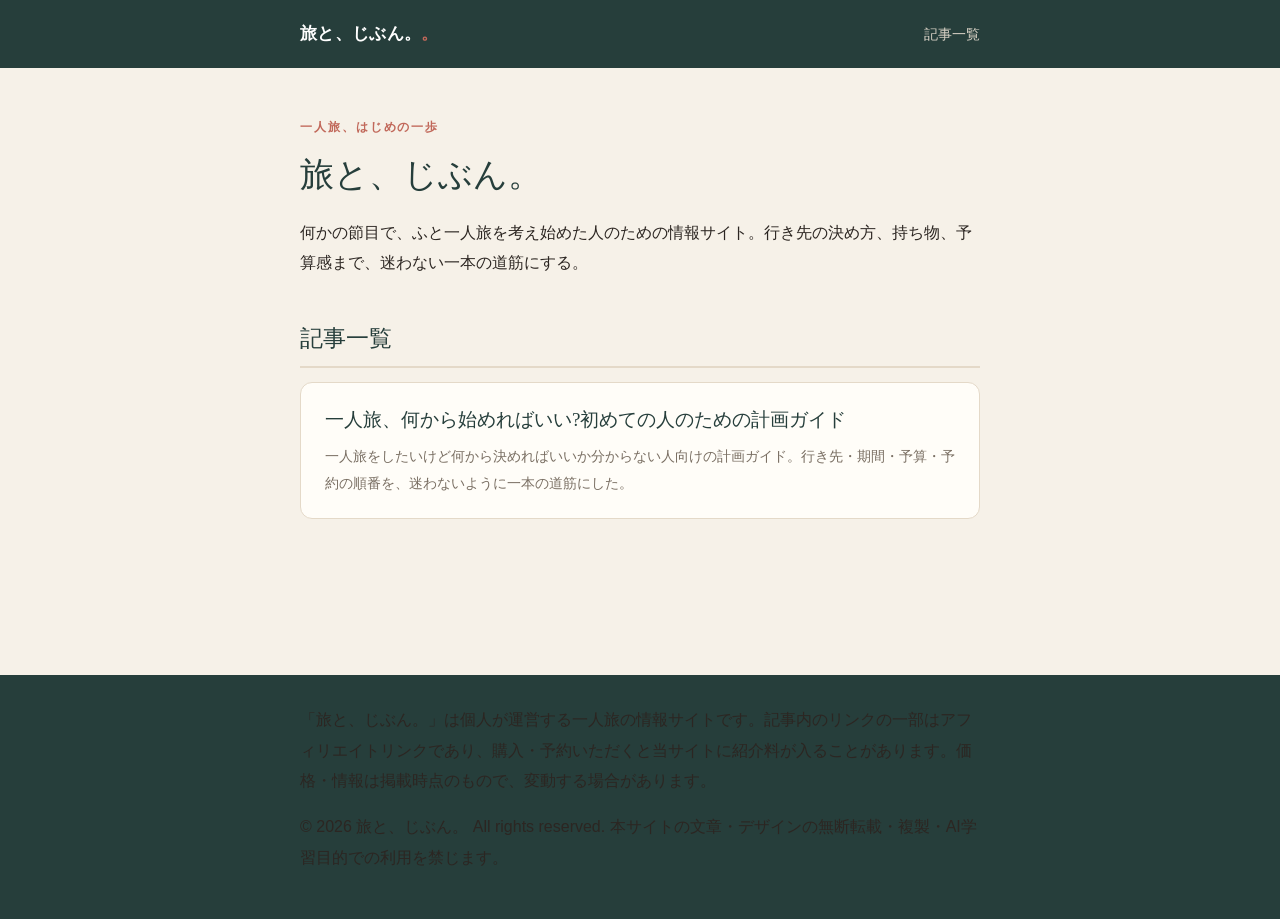
<file: site/index.html>
<!doctype html>
<html lang="ja">
<head>
<meta charset="utf-8">
<meta name="viewport" content="width=device-width,initial-scale=1">
<title>旅と、じぶん。—一人旅を考えているあなたへ</title>
<meta name="description" content="失恋・転職・行き詰まり—節目に一人旅を考え始めた人のための、内省的な一人旅ガイド。行き先の決め方から持ち物まで。">
<link rel="stylesheet" href="style.css">
</head>
<body>
<header class="site"><div class="wrap"><a class="brand" href="index.html">旅と、じぶん。<span>。</span></a><nav><a href="index.html">記事一覧</a></nav></div></header>
<main><div class="wrap">
<p class="eyebrow">一人旅、はじめの一歩</p>
<h1>旅と、じぶん。</h1>
<p>何かの節目で、ふと一人旅を考え始めた人のための情報サイト。行き先の決め方、持ち物、予算感まで、迷わない一本の道筋にする。</p>

<h2>記事一覧</h2>
<!-- ARTICLE_LIST_START -->
<a class="article-card" href="articles/hajimete-no-hitoritabi.html">
<h2>一人旅、何から始めればいい?初めての人のための計画ガイド</h2>
<p>一人旅をしたいけど何から決めればいいか分からない人向けの計画ガイド。行き先・期間・予算・予約の順番を、迷わないように一本の道筋にした。</p>
</a>
<!-- ARTICLE_LIST_END -->

</div></main>
<footer class="site"><div class="wrap">
<p>「旅と、じぶん。」は個人が運営する一人旅の情報サイトです。記事内のリンクの一部はアフィリエイトリンクであり、購入・予約いただくと当サイトに紹介料が入ることがあります。価格・情報は掲載時点のもので、変動する場合があります。</p>
<p>© 2026 旅と、じぶん。 All rights reserved. 本サイトの文章・デザインの無断転載・複製・AI学習目的での利用を禁じます。</p>
</div></footer>
</body>
</html>
</file>
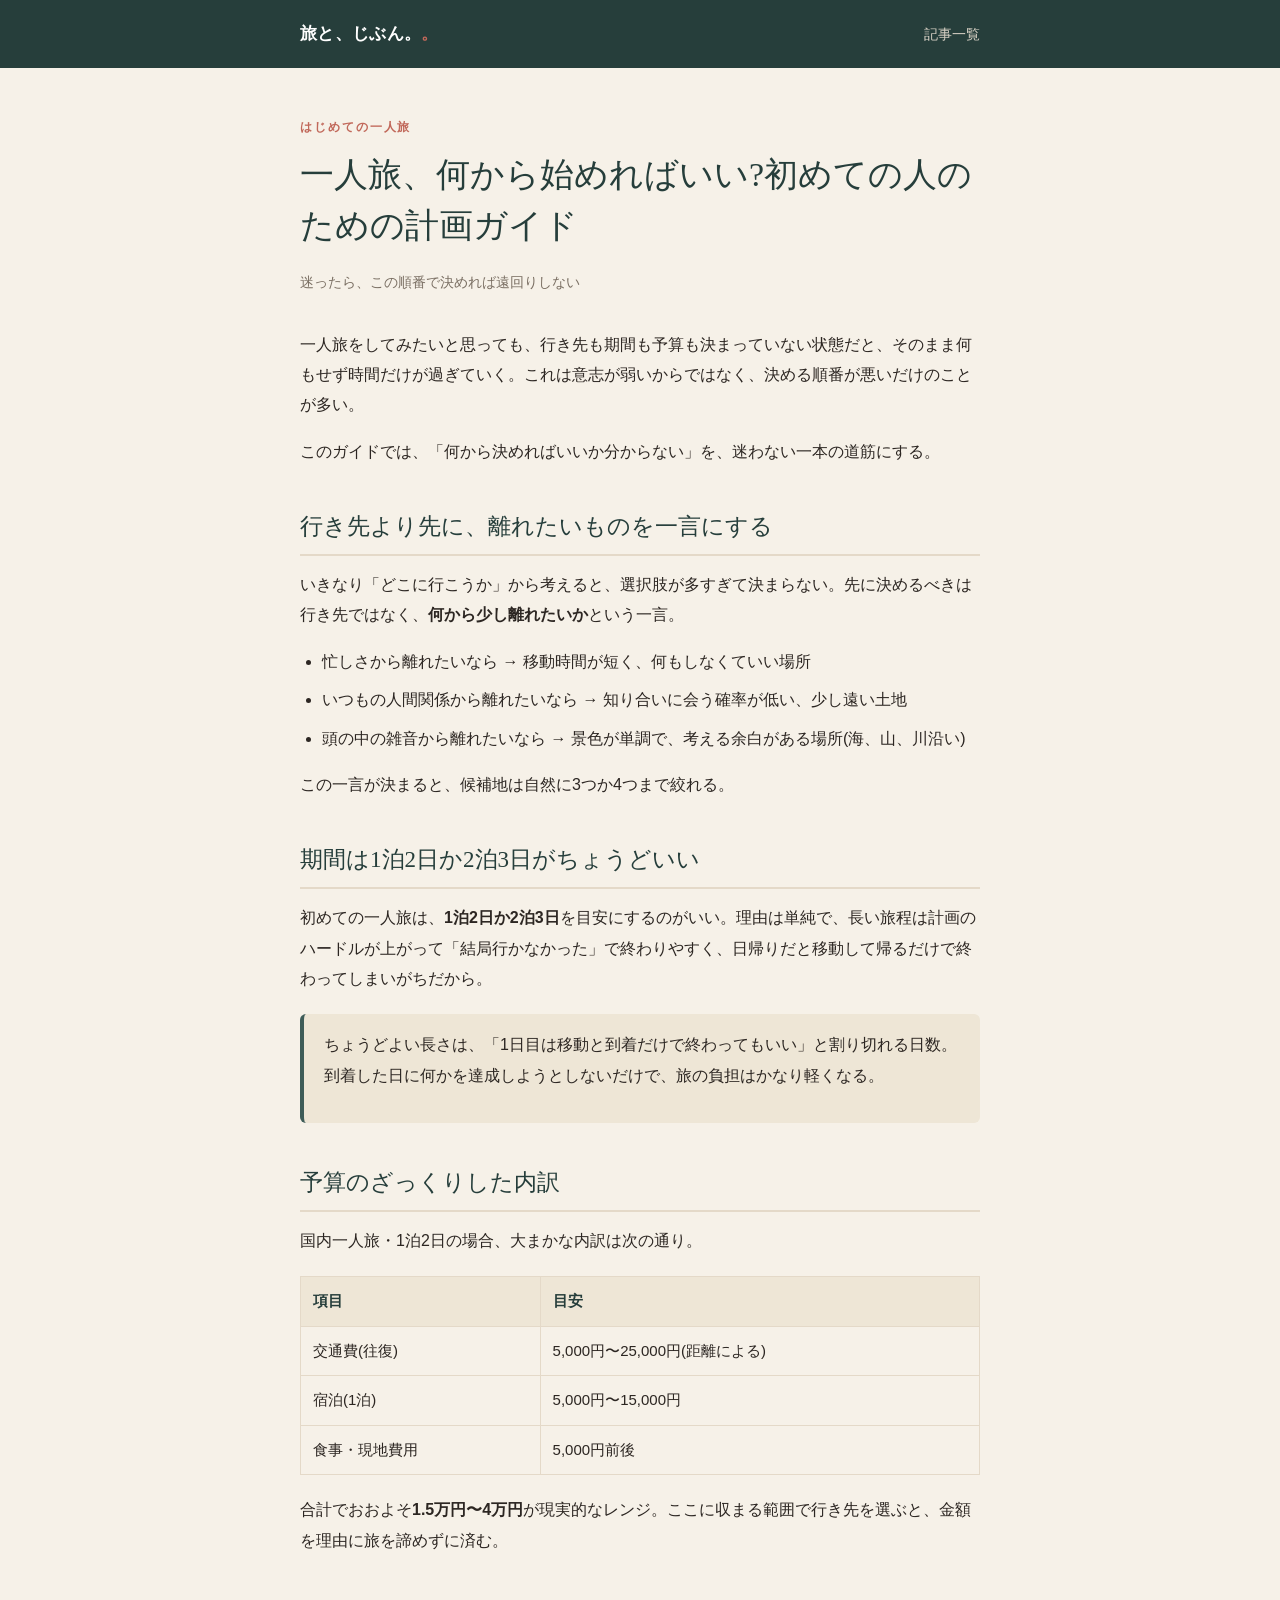
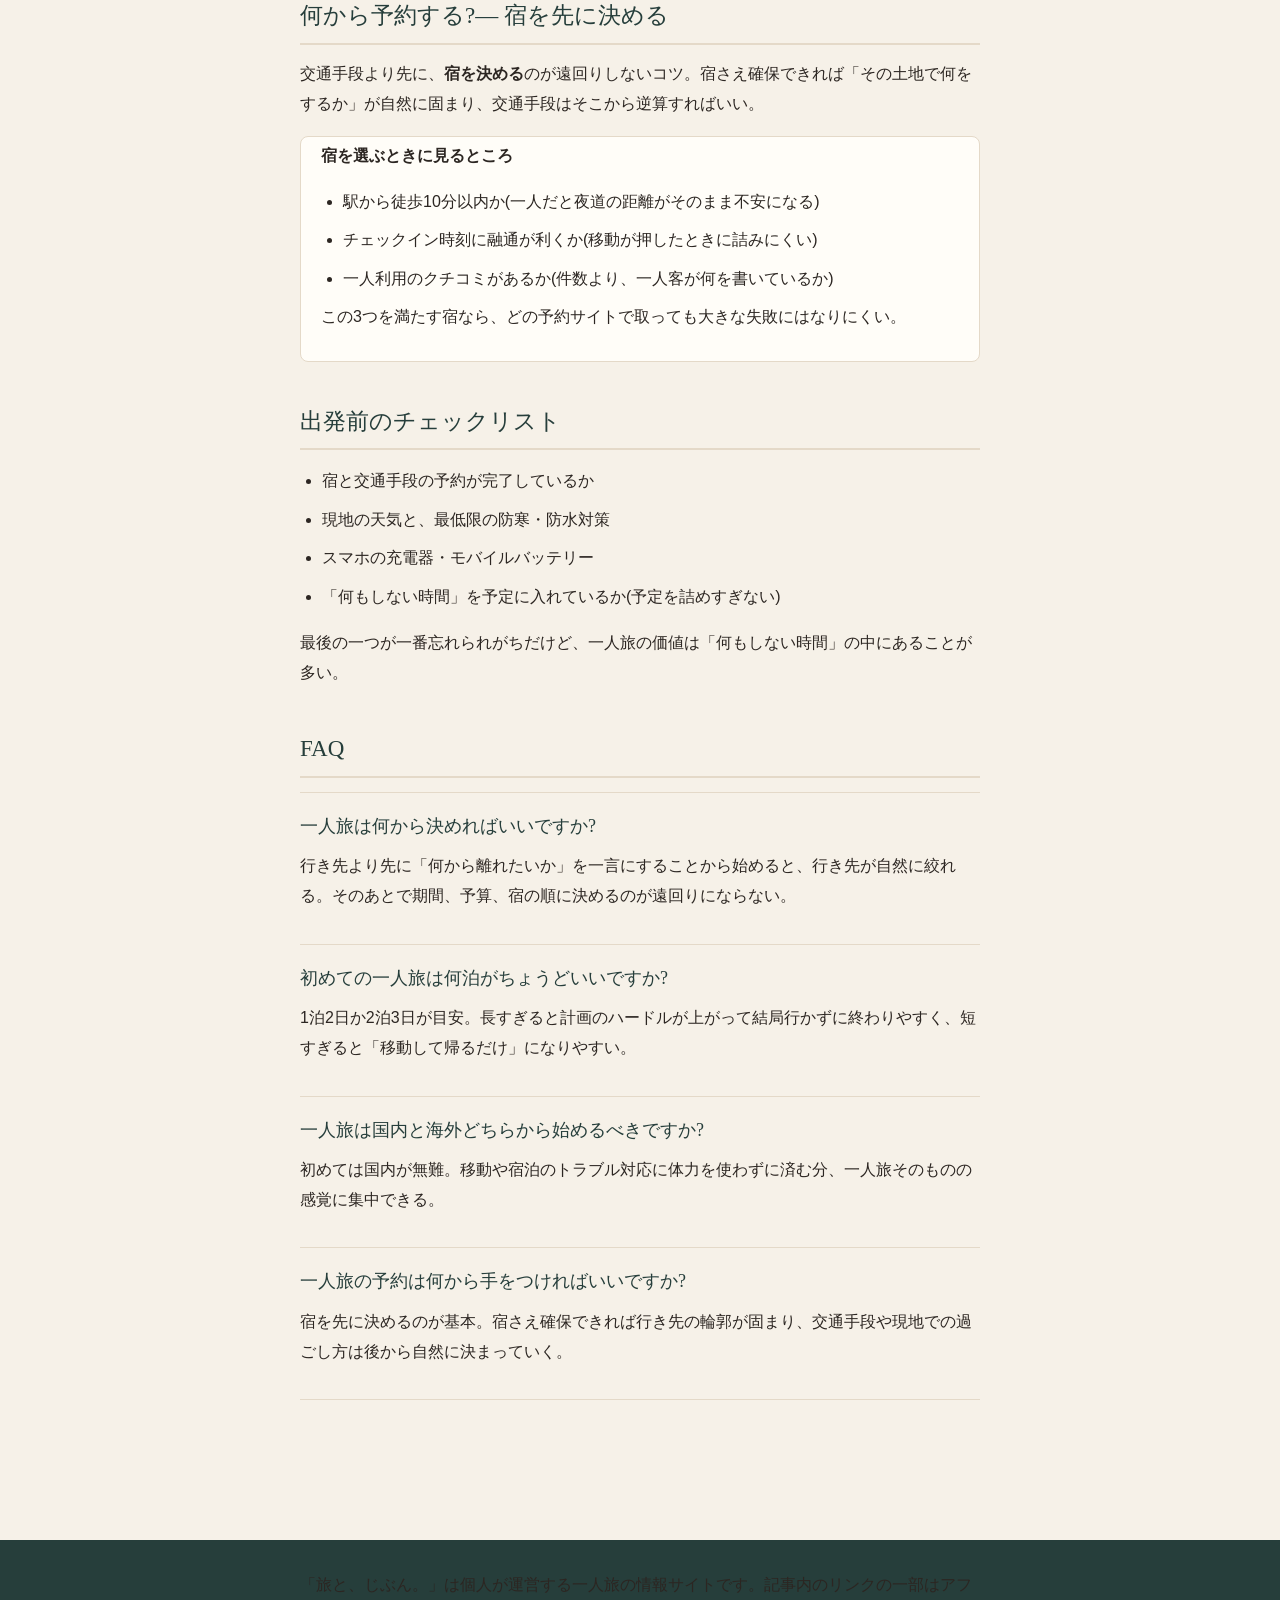
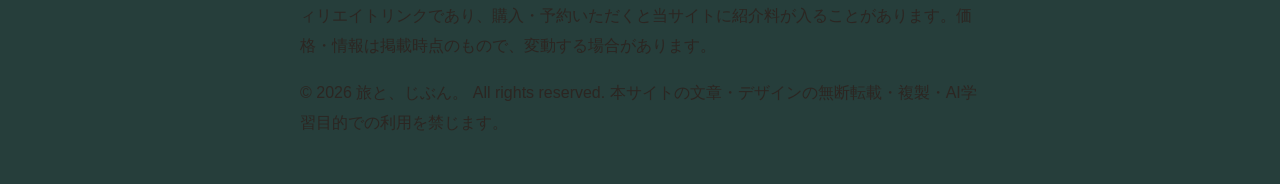
<file: site/articles/hajimete-no-hitoritabi.html>
<!doctype html>
<html lang="ja">
<head>
<meta charset="utf-8">
<meta name="viewport" content="width=device-width,initial-scale=1">
<title>一人旅、何から始めればいい?初めての人のための計画ガイド</title>
<meta name="description" content="一人旅をしたいけど何から決めればいいか分からない人向けの計画ガイド。行き先・期間・予算・予約の順番を、迷わないように一本の道筋にした。">
<link rel="stylesheet" href="../style.css">
<script type="application/ld+json">
{
  "@context": "https://schema.org",
  "@type": "FAQPage",
  "mainEntity": [
    {"@type": "Question", "name": "一人旅は何から決めればいいですか?", "acceptedAnswer": {"@type": "Answer", "text": "行き先より先に「何から離れたいか」を一言にすることから始めると、行き先が自然に絞れる。そのあとで期間、予算、宿の順に決めるのが遠回りにならない。"}},
    {"@type": "Question", "name": "初めての一人旅は何泊がちょうどいいですか?", "acceptedAnswer": {"@type": "Answer", "text": "1泊2日か2泊3日が目安。長すぎると計画のハードルが上がって結局行かずに終わりやすく、短すぎると「移動して帰るだけ」になりやすい。"}},
    {"@type": "Question", "name": "一人旅は国内と海外どちらから始めるべきですか?", "acceptedAnswer": {"@type": "Answer", "text": "初めては国内が無難。移動や宿泊のトラブル対応に体力を使わずに済む分、一人旅そのものの感覚に集中できる。"}},
    {"@type": "Question", "name": "一人旅の予約は何から手をつければいいですか?", "acceptedAnswer": {"@type": "Answer", "text": "宿を先に決めるのが基本。宿さえ確保できれば行き先の輪郭が固まり、交通手段や現地での過ごし方は後から自然に決まっていく。"}}
  ]
}
</script>
</head>
<body>
<header class="site"><div class="wrap"><a class="brand" href="../index.html">旅と、じぶん。<span>。</span></a><nav><a href="../index.html">記事一覧</a></nav></div></header>
<main><div class="wrap">
<p class="eyebrow">はじめての一人旅</p>
<h1>一人旅、何から始めればいい?初めての人のための計画ガイド</h1>
<p class="meta">迷ったら、この順番で決めれば遠回りしない</p>

<p>一人旅をしてみたいと思っても、行き先も期間も予算も決まっていない状態だと、そのまま何もせず時間だけが過ぎていく。これは意志が弱いからではなく、決める順番が悪いだけのことが多い。</p>
<p>このガイドでは、「何から決めればいいか分からない」を、迷わない一本の道筋にする。</p>

<h2>行き先より先に、離れたいものを一言にする</h2>
<p>いきなり「どこに行こうか」から考えると、選択肢が多すぎて決まらない。先に決めるべきは行き先ではなく、<strong>何から少し離れたいか</strong>という一言。</p>
<ul>
<li>忙しさから離れたいなら → 移動時間が短く、何もしなくていい場所</li>
<li>いつもの人間関係から離れたいなら → 知り合いに会う確率が低い、少し遠い土地</li>
<li>頭の中の雑音から離れたいなら → 景色が単調で、考える余白がある場所(海、山、川沿い)</li>
</ul>
<p>この一言が決まると、候補地は自然に3つか4つまで絞れる。</p>

<h2>期間は1泊2日か2泊3日がちょうどいい</h2>
<p>初めての一人旅は、<strong>1泊2日か2泊3日</strong>を目安にするのがいい。理由は単純で、長い旅程は計画のハードルが上がって「結局行かなかった」で終わりやすく、日帰りだと移動して帰るだけで終わってしまいがちだから。</p>
<div class="callout">
<p>ちょうどよい長さは、「1日目は移動と到着だけで終わってもいい」と割り切れる日数。到着した日に何かを達成しようとしないだけで、旅の負担はかなり軽くなる。</p>
</div>

<h2>予算のざっくりした内訳</h2>
<p>国内一人旅・1泊2日の場合、大まかな内訳は次の通り。</p>
<table>
<tr><th>項目</th><th>目安</th></tr>
<tr><td>交通費(往復)</td><td>5,000円〜25,000円(距離による)</td></tr>
<tr><td>宿泊(1泊)</td><td>5,000円〜15,000円</td></tr>
<tr><td>食事・現地費用</td><td>5,000円前後</td></tr>
</table>
<p>合計でおおよそ<strong>1.5万円〜4万円</strong>が現実的なレンジ。ここに収まる範囲で行き先を選ぶと、金額を理由に旅を諦めずに済む。</p>

<h2>何から予約する?— 宿を先に決める</h2>
<p>交通手段より先に、<strong>宿を決める</strong>のが遠回りしないコツ。宿さえ確保できれば「その土地で何をするか」が自然に固まり、交通手段はそこから逆算すればいい。</p>
<!-- AFB_CTA_SLOT: AFB管理画面で発行したリンクコードをここに貼り、下のcta-fallbackブロックを削除する。
     リンクコードは改変・短縮せずそのまま貼ること(automation/CLAUDE.mdの禁止事項)。
     広告リンクを設置したら、直後に次の一文を必ず添える:
     <p class="cta-note">PR: 上記リンクには広告(アフィリエイトリンク)を含みます。</p> -->
<div class="cta-fallback">
<p><strong>宿を選ぶときに見るところ</strong></p>
<ul>
<li>駅から徒歩10分以内か(一人だと夜道の距離がそのまま不安になる)</li>
<li>チェックイン時刻に融通が利くか(移動が押したときに詰みにくい)</li>
<li>一人利用のクチコミがあるか(件数より、一人客が何を書いているか)</li>
</ul>
<p>この3つを満たす宿なら、どの予約サイトで取っても大きな失敗にはなりにくい。</p>
</div>

<h2>出発前のチェックリスト</h2>
<ul>
<li>宿と交通手段の予約が完了しているか</li>
<li>現地の天気と、最低限の防寒・防水対策</li>
<li>スマホの充電器・モバイルバッテリー</li>
<li>「何もしない時間」を予定に入れているか(予定を詰めすぎない)</li>
</ul>
<p>最後の一つが一番忘れられがちだけど、一人旅の価値は「何もしない時間」の中にあることが多い。</p>

<h2>FAQ</h2>
<div class="faq-item"><h3>一人旅は何から決めればいいですか?</h3><p>行き先より先に「何から離れたいか」を一言にすることから始めると、行き先が自然に絞れる。そのあとで期間、予算、宿の順に決めるのが遠回りにならない。</p></div>
<div class="faq-item"><h3>初めての一人旅は何泊がちょうどいいですか?</h3><p>1泊2日か2泊3日が目安。長すぎると計画のハードルが上がって結局行かずに終わりやすく、短すぎると「移動して帰るだけ」になりやすい。</p></div>
<div class="faq-item"><h3>一人旅は国内と海外どちらから始めるべきですか?</h3><p>初めては国内が無難。移動や宿泊のトラブル対応に体力を使わずに済む分、一人旅そのものの感覚に集中できる。</p></div>
<div class="faq-item"><h3>一人旅の予約は何から手をつければいいですか?</h3><p>宿を先に決めるのが基本。宿さえ確保できれば行き先の輪郭が固まり、交通手段や現地での過ごし方は後から自然に決まっていく。</p></div>

<!-- 回遊リンクは記事が増えてから戻す。リンク先の
     hitoritabi-kokunai-osusume.html と hitoritabi-mochimono-list.html は
     まだ書いていないので、置いたままだと読者が2本とも404を踏む。 -->
</div></main>
<footer class="site"><div class="wrap"><p>「旅と、じぶん。」は個人が運営する一人旅の情報サイトです。記事内のリンクの一部はアフィリエイトリンクであり、購入・予約いただくと当サイトに紹介料が入ることがあります。価格・情報は掲載時点のもので、変動する場合があります。</p><p>© 2026 旅と、じぶん。 All rights reserved. 本サイトの文章・デザインの無断転載・複製・AI学習目的での利用を禁じます。</p></div></footer>
</body>
</html>
</file>
<file: site/style.css>
:root {
  --teal: #3e5c58;
  --teal-dark: #263e3b;
  --paper: #f6f1e8;
  --ink: #2c2622;
  --muted: #7a6f63;
  --line: #e4d9c8;
  --rose: #c1685a;
  --rose-dark: #a35348;
}
* { box-sizing: border-box; }
html { scroll-behavior: smooth; }
body {
  margin: 0;
  font-family: "Hiragino Kaku Gothic ProN", "Yu Gothic", "游ゴシック体", "Noto Sans JP", sans-serif;
  color: var(--ink);
  background: var(--paper);
  line-height: 1.9;
}
.wrap { max-width: 720px; margin: 0 auto; padding: 0 20px; }
header.site {
  background: var(--teal-dark);
  color: #fff;
  padding: 18px 0;
}
header.site .wrap { display: flex; align-items: center; justify-content: space-between; }
header.site a.brand {
  color: #fff;
  text-decoration: none;
  font-weight: 700;
  font-size: 17px;
  letter-spacing: 0.02em;
}
header.site a.brand span { color: var(--rose); }
header.site nav a {
  color: #d9d2c6;
  text-decoration: none;
  font-size: 14px;
  margin-left: 18px;
}
main { padding: 48px 0 80px; }
.eyebrow {
  font-size: 12px;
  font-weight: 700;
  letter-spacing: 0.16em;
  color: var(--rose);
  text-transform: uppercase;
  margin-bottom: 10px;
}
h1 {
  font-family: "Hiragino Mincho ProN", "YuMincho", "游明朝体", "Noto Serif JP", serif;
  font-weight: 500;
  font-size: 34px;
  line-height: 1.5;
  margin: 0 0 18px;
  color: var(--teal-dark);
}
h2 {
  font-family: "Hiragino Mincho ProN", "YuMincho", "游明朝体", "Noto Serif JP", serif;
  font-weight: 500;
  font-size: 23px;
  line-height: 1.6;
  margin: 42px 0 14px;
  color: var(--teal-dark);
  border-bottom: 2px solid var(--line);
  padding-bottom: 8px;
}
h3 {
  font-family: "Hiragino Mincho ProN", "YuMincho", "游明朝体", serif;
  font-weight: 500;
  font-size: 18px;
  margin: 26px 0 10px;
  color: var(--teal-dark);
}
p { margin: 0 0 16px; font-size: 16px; color: var(--ink); }
.meta { color: var(--muted); font-size: 14px; margin-bottom: 34px; }
ul, ol { padding-left: 22px; }
li { margin-bottom: 8px; }
table { width: 100%; border-collapse: collapse; margin: 20px 0; font-size: 15px; }
th, td { border: 1px solid var(--line); padding: 10px 12px; text-align: left; }
th { background: #eee6d6; color: var(--teal-dark); }
.callout {
  background: #eee6d6;
  border-left: 4px solid var(--teal);
  padding: 16px 20px;
  border-radius: 6px;
  margin: 20px 0;
}
.cta {
  display: inline-block;
  background: var(--rose);
  color: #fff !important;
  text-decoration: none;
  font-weight: 700;
  padding: 12px 22px;
  border-radius: 8px;
  margin: 8px 0 20px;
}
.cta:hover { background: var(--rose-dark); }
.cta-fallback {
  background: #fffdf8;
  border: 1px solid var(--line);
  border-radius: 8px;
  padding: 4px 20px 12px;
  margin: 8px 0 20px;
}
.cta-fallback ul { margin: 8px 0; }
.cta-note {
  font-size: 12px;
  color: var(--muted);
  margin: -12px 0 20px;
}
.faq-item { border-top: 1px solid var(--line); padding: 16px 0; }
.faq-item:last-child { border-bottom: 1px solid var(--line); }
.faq-item h3 { margin: 0 0 8px; }
.article-card {
  display: block;
  background: #fffdf8;
  border: 1px solid var(--line);
  border-radius: 12px;
  padding: 22px 24px;
  margin-bottom: 16px;
  text-decoration: none;
  color: inherit;
  transition: box-shadow .15s ease, transform .15s ease;
}
.article-card:hover { box-shadow: 0 8px 24px rgba(38,62,59,0.12); transform: translateY(-1px); }
.article-card h2 { margin: 0 0 8px; border: 0; padding: 0; font-size: 19px; }
.article-card p { margin: 0; color: var(--muted); font-size: 14px; }
footer.site {
  background: var(--teal-dark);
  color: #cbd3d0;
  padding: 30px 0;
  font-size: 13px;
  margin-top: 60px;
}
footer.site a { color: #fff; }
.disclosure {
  font-size: 12px;
  color: var(--muted);
  background: #eee6d6;
  border: 1px solid var(--line);
  border-radius: 8px;
  padding: 10px 14px;
  margin: 24px 0;
}
.crosslinks { margin-top: 40px; padding-top: 24px; border-top: 1px solid var(--line); }
.crosslinks a { color: var(--teal); }

/* 自動生成記事(automation/afb_article_pipeline.py の render())が使うクラス。
   広告表記は本文と見分けがつかないと開示の意味がないので、明確に区別させる。 */
.affiliate-disclosure {
  background: #fff4e6;
  border: 1px solid #f0c894;
  border-radius: 6px;
  padding: 10px 14px;
  margin: 0 0 20px;
  font-size: 13px;
  line-height: 1.7;
}
.affiliate-offer {
  background: #fffdf8;
  border: 1px solid var(--line);
  border-radius: 8px;
  padding: 4px 20px 16px;
  margin: 28px 0 20px;
}
.affiliate-offer h2 {
  font-size: 18px;
  margin: 16px 0 12px;
}
.affiliate-offer a {
  display: inline-block;
  background: var(--rose);
  color: #fff !important;
  text-decoration: none;
  font-weight: 700;
  padding: 12px 22px;
  border-radius: 8px;
  margin: 4px 0;
}
.affiliate-offer a:hover { background: var(--rose-dark); }
</file>
